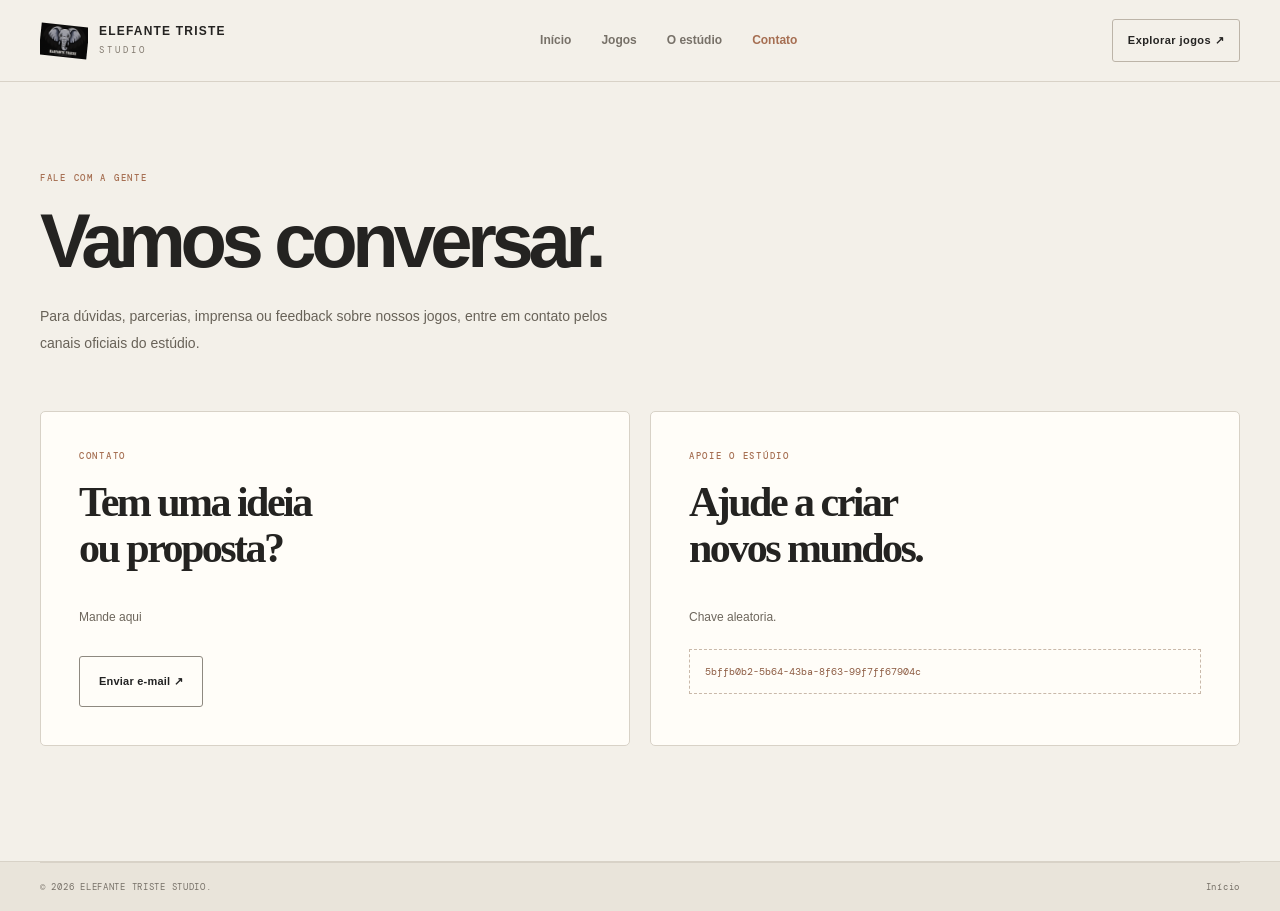
<file: contato.html>
<!doctype html><html lang="pt-BR"><head><meta charset="utf-8"><meta name="viewport" content="width=device-width,initial-scale=1"><title>Contato — Elefante Triste Studio</title><meta name="description" content="Entre em contato com a Elefante Triste Studio."><link rel="stylesheet" href="css/global.css"></head><body><header class="site-header"><a class="brand" href="index.html"><span class="brand-mark"><img src="assets/Logo%20de%20Elefante%20Triste.png" alt="Elefante"></span><span>ELEFANTE <b>TRISTE</b><small>STUDIO</small></span></a><nav class="main-nav"><a href="index.html">Início</a><a href="loja.html">Jogos</a><a href="sobre.html">O estúdio</a><a class="active" href="contato.html">Contato</a></nav><a class="header-cta" href="loja.html">Explorar jogos ↗</a></header><main class="wrap page-main"><div class="page-intro"><p class="eyebrow">FALE COM A GENTE</p><h1>Vamos conversar<span>.</span></h1><p>Para dúvidas, parcerias, imprensa ou feedback sobre nossos jogos, entre em contato pelos canais oficiais do estúdio.</p></div><div class="contact-grid"><section class="contact-card"><p class="eyebrow">CONTATO</p><h2>Tem uma ideia<br>ou proposta?</h2><p>Mande aqui</p><a class="btn btn-outline" href="mailto:1elefantetriste@gmail.com">Enviar e-mail ↗</a></section><section class="contact-card" id="apoio"><p class="eyebrow">APOIE O ESTÚDIO</p><h2>Ajude a criar<br>novos mundos.</h2><p>Chave aleatoria.</p><div class="pix-placeholder">5bffb0b2-5b64-43ba-8f63-99f7ff67904c</div></section></div></main><footer class="site-footer"><div class="wrap footer-bottom"><span>© <span data-year></span> ELEFANTE TRISTE STUDIO.</span><a href="index.html">Início</a></div></footer><script src="js/site.js"></script></body></html>
</file>
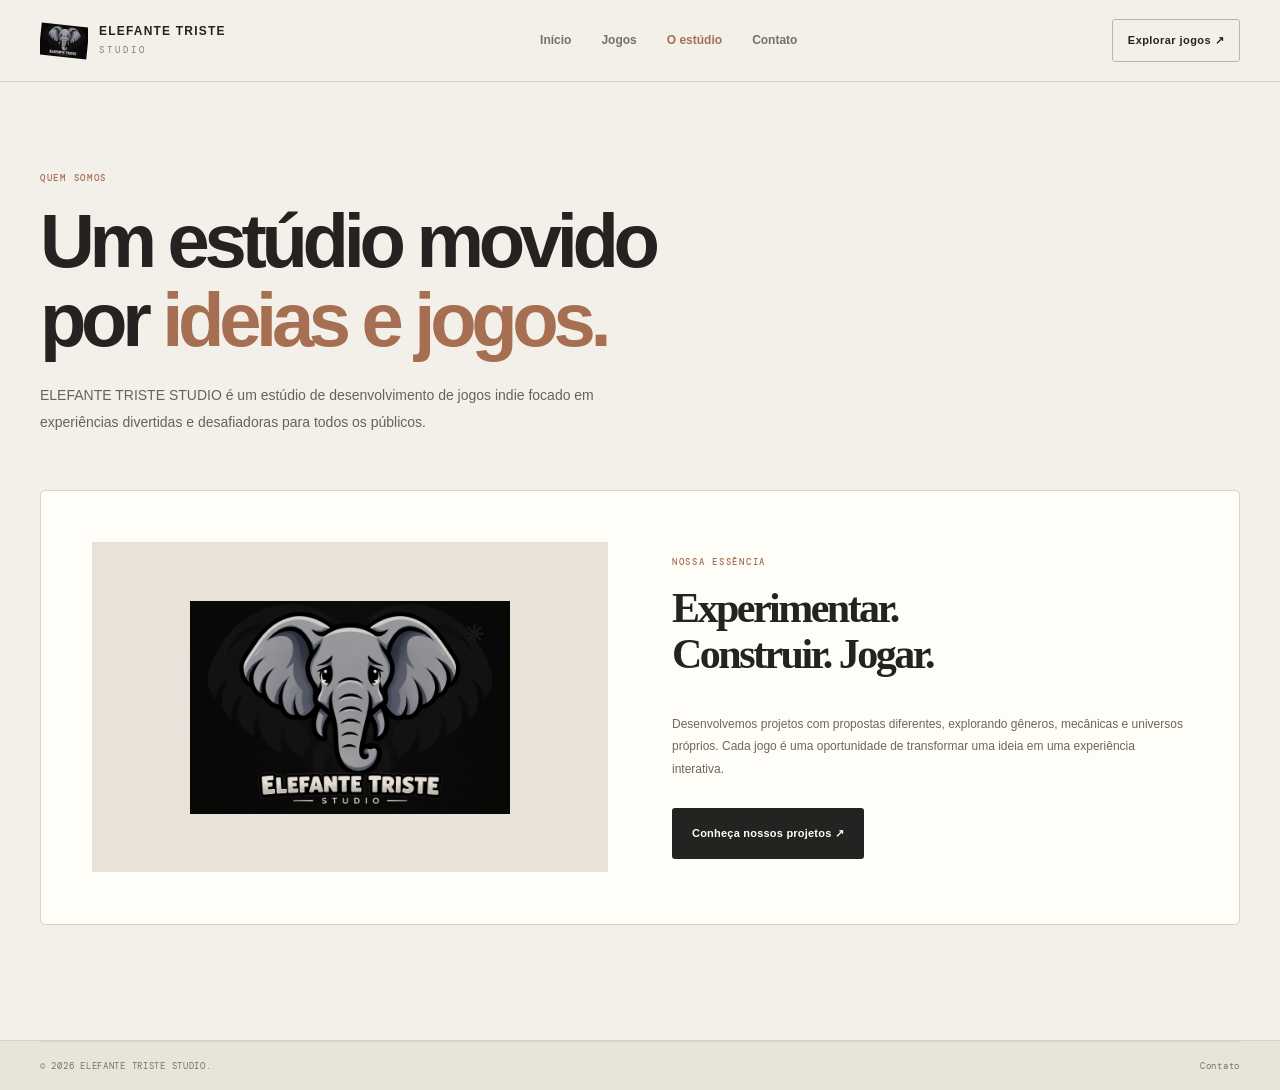
<file: sobre.html>
<!doctype html><html lang="pt-BR"><head><meta charset="utf-8"><meta name="viewport" content="width=device-width,initial-scale=1"><title>O estúdio — Elefante Triste</title><meta name="description" content="Conheça a Elefante Triste Studio."><link rel="stylesheet" href="css/global.css"></head><body><header class="site-header"><a class="brand" href="index.html"><span class="brand-mark"><img src="assets/Logo%20de%20Elefante%20Triste.png" alt="Elefante"></span><span>ELEFANTE <b>TRISTE</b><small>STUDIO</small></span></a><nav class="main-nav"><a href="index.html">Início</a><a href="loja.html">Jogos</a><a class="active" href="sobre.html">O estúdio</a><a href="contato.html">Contato</a></nav><a class="header-cta" href="loja.html">Explorar jogos ↗</a></header><main class="wrap page-main"><div class="page-intro"><p class="eyebrow">QUEM SOMOS</p><h1>Um estúdio movido<br>por <em>ideias e jogos.</em></h1><p>ELEFANTE TRISTE STUDIO é um estúdio de desenvolvimento de jogos indie focado em experiências divertidas e desafiadoras para todos os públicos.</p></div><div class="about-panel"><div class="about-symbol"><img class="elephant-emblem" src="assets/Logo%20de%20Elefante%20Triste.png" alt="Elefante"><span>✳</span></div><div><p class="eyebrow">NOSSA ESSÊNCIA</p><h2>Experimentar.<br>Construir. Jogar.</h2><p>Desenvolvemos projetos com propostas diferentes, explorando gêneros, mecânicas e universos próprios. Cada jogo é uma oportunidade de transformar uma ideia em uma experiência interativa.</p><a class="btn btn-primary" href="loja.html">Conheça nossos projetos ↗</a></div></div></main><footer class="site-footer"><div class="wrap footer-bottom"><span>© <span data-year></span> ELEFANTE TRISTE STUDIO.</span><a href="contato.html">Contato</a></div></footer><script src="js/site.js"></script></body></html>
</file>
<file: css/global.css>
@import url('https://fonts.googleapis.com/css2?family=DM+Mono:wght@400;500&family=Manrope:wght@400;500;600;700;800&display=swap');
:root{--bg:#101013;--panel:#18181d;--panel2:#202027;--text:#f3f0eb;--muted:#a4a0a0;--line:#34333a;--accent:#d6f36a;--accent2:#b6d64c;--max:1180px}*{box-sizing:border-box}html{scroll-behavior:smooth}body{margin:0;background:var(--bg);color:var(--text);font-family:Manrope,Arial,sans-serif;line-height:1.6}a{color:inherit;text-decoration:none}button,input{font:inherit}.wrap{width:min(var(--max),calc(100% - 48px));margin-inline:auto}.site-header{height:88px;padding:0 max(24px,calc((100% - var(--max))/2));display:flex;align-items:center;justify-content:space-between;border-bottom:1px solid #ffffff12;position:relative;z-index:5;background:#101013ed}.brand{display:flex;align-items:center;gap:11px;font-size:13px;font-weight:800;letter-spacing:.08em;line-height:1.1}.brand small{display:block;font:9px 'DM Mono',monospace;letter-spacing:.34em;color:var(--muted);margin-top:5px}.brand-mark{width:39px;height:39px;border:1px solid var(--accent);display:grid;place-items:center;color:var(--accent);font:500 14px 'DM Mono';transform:rotate(-6deg)}.main-nav{display:flex;gap:32px}.main-nav a,.footer-top nav a{font-size:12px;color:#c5c1c1;transition:.2s}.main-nav a:hover,.main-nav a.active{color:var(--accent)}.header-cta{font-size:11px;font-weight:800;letter-spacing:.04em;border:1px solid var(--line);padding:12px 16px}.header-cta span{color:var(--accent);margin-left:12px}.menu-toggle{display:none;background:none;border:0;color:white;font-size:23px}.hero{min-height:580px;display:grid;grid-template-columns:1fr .9fr;align-items:center;gap:40px;padding-block:80px 92px}.eyebrow{font:10px 'DM Mono',monospace;letter-spacing:.17em;color:var(--accent);margin:0 0 17px}.pulse{display:inline-block;width:7px;height:7px;border-radius:50%;background:var(--accent);margin-right:9px;box-shadow:0 0 14px var(--accent)}h1,h2,h3,p{margin-top:0}h1{font-size:clamp(44px,6vw,76px);line-height:1.04;letter-spacing:-.065em;margin-bottom:23px}h1 em,h2 em{font-style:normal;color:var(--accent)}.lead{max-width:490px;color:#b6b1b1;font-size:16px;line-height:1.8}.hero-actions{display:flex;align-items:center;gap:25px;margin-top:32px}.btn{display:inline-flex;align-items:center;justify-content:center;gap:25px;padding:15px 19px;font-size:11px;font-weight:800;letter-spacing:.02em;transition:.2s;border:1px solid transparent}.btn-primary{background:var(--accent);color:#171810}.btn-primary:hover{background:#e5ff8a;transform:translateY(-2px)}.btn-outline{border-color:#55545a}.btn-outline:hover{border-color:var(--accent);color:var(--accent)}.text-link{font-size:11px;color:#e5e0dc;border-bottom:1px solid #666;padding-bottom:5px}.text-link:hover{color:var(--accent);border-color:var(--accent)}.hero-meta{display:flex;gap:13px;color:#77737a;font:9px 'DM Mono';letter-spacing:.12em;margin-top:64px}.hero-art{height:400px;position:relative;display:grid;place-items:center;overflow:hidden;background:radial-gradient(ellipse at center,#323329 0,#1b1b1d 42%,#101013 73%)}.art-orbit{position:absolute;border:1px solid #d6f36a35;border-radius:50%;transform:rotate(-25deg)}.orbit-one{width:390px;height:190px}.orbit-two{width:300px;height:340px;transform:rotate(48deg)}.elephant-symbol{font-size:130px;font-weight:800;letter-spacing:-.12em;color:var(--accent);text-shadow:0 0 65px #d6f36a3d;position:relative}.elephant-symbol span{font-size:30px;position:absolute;right:-30px;top:0}.art-note,.art-index{position:absolute;font:9px 'DM Mono';letter-spacing:.12em;color:#a7a68e}.art-note{bottom:25px;left:25px}.art-index{right:25px;top:25px}.featured,.coming{padding-block:30px 100px}.section-heading{display:flex;justify-content:space-between;align-items:end;margin-bottom:27px}.section-heading h2,.support h2{font-size:38px;letter-spacing:-.05em;margin:0}.section-heading h2 span,.support h2 span{color:var(--accent)}.featured-grid{display:grid;grid-template-columns:1.2fr .8fr;gap:18px}.feature-card,.catalog-card{background:var(--panel);border:1px solid #ffffff0d}.feature-image{height:260px;position:relative;display:grid;place-items:center;overflow:hidden}.art-gridlife{background:radial-gradient(ellipse at 70% 45%,#5b603e 0,#252c24 28%,#14191a 68%,#101013 100%)}.art-gridlife:before{content:'';position:absolute;width:140%;height:80px;background:linear-gradient(90deg,transparent,#d6f36a25,transparent);transform:rotate(-28deg);top:43%}.art-shift{background:radial-gradient(ellipse at 50% 40%,#57403c,#292025 45%,#111013 100%)}.feature-monogram{font-size:105px;font-weight:800;letter-spacing:-.12em;color:#e6f5b3;text-shadow:0 5px 35px #0008;z-index:1}.image-label,.catalog-art>span{position:absolute;top:18px;left:20px;font:9px 'DM Mono';letter-spacing:.15em;color:#e4e8cb;z-index:2}.feature-info{display:flex;justify-content:space-between;align-items:center;padding:23px}.feature-info h3{font-size:25px;margin:0 0 7px}.feature-info p:not(.eyebrow){font-size:12px;color:var(--muted);max-width:430px;margin:0}.feature-info .eyebrow{font-size:9px;margin-bottom:8px}.round-arrow{width:42px;height:42px;flex:none;border:1px solid #555;display:grid;place-items:center;color:var(--accent);font-size:20px}.coming{padding-top:10px}.section-aside{font-size:11px;color:var(--muted);line-height:1.8}.coming-grid{display:grid;grid-template-columns:repeat(3,1fr);gap:18px}.coming-card{padding:14px;background:var(--panel);border:1px solid #ffffff0d}.coming-card>span{font:9px 'DM Mono';letter-spacing:.15em;color:var(--accent)}.coming-art{height:165px;margin:12px 0 17px;display:grid;place-items:center;font-size:75px;color:#b7b6a1;background:linear-gradient(135deg,#272a22,#161719)}.coming-art.alt{background:linear-gradient(135deg,#292225,#19161b)}.coming-art.third{background:linear-gradient(135deg,#20272a,#151719)}.coming-card h3{font-size:16px;margin:0 0 4px}.coming-card p{font-size:11px;color:var(--muted);margin:0}.manifesto{background:#d6f36a;color:#15170f;padding:90px 0}.manifesto .eyebrow{color:#505b24}.manifesto h2{font-size:clamp(40px,6vw,70px);line-height:1.04;letter-spacing:-.06em;margin:0 0 35px}.manifesto h2 em{color:#536323}.manifesto-bottom{display:flex;justify-content:space-between;align-items:end;gap:30px}.manifesto-bottom p{max-width:470px;font-size:14px;line-height:1.8;margin:0}.manifesto .btn-outline{color:#171810;border-color:#59652b}.manifesto .btn-outline:hover{background:#171810;color:var(--accent)}.support{display:flex;justify-content:space-between;align-items:center;padding-block:75px}.support p:not(.eyebrow){font-size:12px;color:var(--muted);margin:12px 0 0}.site-footer{border-top:1px solid #ffffff18;background:#0c0c0e}.footer-top{padding-block:35px;display:flex;justify-content:space-between;align-items:center}.footer-top>p{font-size:11px;color:var(--muted);margin:0}.footer-top nav{display:flex;gap:23px}.footer-bottom{border-top:1px solid #ffffff12;padding-block:18px;display:flex;justify-content:space-between;gap:15px;font:9px 'DM Mono';letter-spacing:.08em;color:#817d80}.footer-bottom a:hover{color:var(--accent)}.page-main{padding-block:85px 110px}.page-intro{max-width:740px;margin-bottom:55px}.page-intro h1{font-size:clamp(43px,6vw,70px)}.page-intro>p:last-child{color:var(--muted);max-width:610px;font-size:14px;line-height:1.9}.catalog-tools{display:flex;justify-content:space-between;gap:20px;align-items:center;margin-bottom:28px}.search-box{display:flex;gap:10px;align-items:center;border-bottom:1px solid #555;padding:8px 0;min-width:220px}.search-box span{font-size:20px;color:var(--accent)}.search-box input{background:none;border:0;outline:0;color:white;width:100%;font-size:12px}.filter-list{display:flex;gap:8px;flex-wrap:wrap}.filter{background:transparent;border:1px solid var(--line);color:#aaa;padding:9px 13px;font-size:10px;cursor:pointer}.filter.active,.filter:hover{border-color:var(--accent);color:var(--accent)}.catalog-grid{display:grid;grid-template-columns:repeat(3,1fr);gap:18px}.catalog-art{height:210px;display:grid;place-items:center;position:relative;overflow:hidden}.catalog-art b{font-size:85px;letter-spacing:-.1em;color:#e4f3b2}.catalog-info{padding:20px}.catalog-info h2{font-size:23px;margin:0 0 8px}.catalog-info>p:not(.eyebrow){font-size:11px;color:var(--muted);min-height:55px}.catalog-info .text-link{display:inline-block;margin-top:5px}.empty-state{padding:30px;color:var(--muted)}.game-page{padding-block:65px 110px}.game-cover{height:340px;display:grid;place-items:center;position:relative;margin:25px 0 45px}.game-cover b{font-size:150px;color:#e4f3b2;letter-spacing:-.1em}.game-cover>span{position:absolute;top:22px;left:24px;font:10px 'DM Mono';color:var(--accent)}.game-detail-grid{display:grid;grid-template-columns:1fr 260px;gap:55px}.game-detail-grid h1{font-size:54px}.game-description{font-size:15px;color:#c1bdbd;max-width:700px;line-height:1.9}.game-aside{display:flex;flex-direction:column;gap:15px;align-items:stretch}.status-pill{font:9px 'DM Mono';letter-spacing:.1em;border:1px solid #68763c;color:var(--accent);padding:9px 12px;text-align:center}.muted{color:var(--muted);font-size:10px}.game-gallery{margin-top:70px}.about-panel,.contact-grid{display:grid;grid-template-columns:1fr 1fr;gap:60px;align-items:center;background:var(--panel);padding:45px}.about-symbol{height:330px;display:grid;place-items:center;background:radial-gradient(circle,#3b4228,#191a18 65%);font-size:120px;font-weight:800;color:var(--accent);position:relative}.about-symbol span{font-size:24px}.about-panel h2,.contact-card h2{font-size:42px;line-height:1.1;letter-spacing:-.05em}.about-panel p:not(.eyebrow),.contact-card p:not(.eyebrow){font-size:12px;color:var(--muted);line-height:1.9}.about-panel .btn{margin-top:15px}.contact-grid{align-items:stretch;gap:20px;padding:0;background:none}.contact-card{background:var(--panel);padding:35px;min-height:280px}.pix-placeholder{border:1px dashed #666;padding:15px;color:var(--accent);font:10px 'DM Mono';margin-top:20px}.contact-card .btn{margin-top:15px}
@media(max-width:800px){.site-header{height:72px}.menu-toggle{display:block}.main-nav{display:none;position:absolute;top:72px;left:0;right:0;padding:20px 24px;background:#17171b;flex-direction:column;gap:18px;border-bottom:1px solid var(--line)}.main-nav.open{display:flex}.header-cta{display:none}.hero{grid-template-columns:1fr;padding-block:60px}.hero-art{height:300px}.featured-grid,.game-detail-grid{grid-template-columns:1fr}.coming-grid,.catalog-grid{grid-template-columns:repeat(2,1fr)}.catalog-tools{align-items:stretch;flex-direction:column}.manifesto-bottom,.support{align-items:flex-start;flex-direction:column}.footer-top{flex-wrap:wrap;gap:20px}.footer-top nav{width:100%}.about-panel,.contact-grid{grid-template-columns:1fr;padding:24px}.about-symbol{height:220px}.game-aside{max-width:300px}}
@media(max-width:520px){.wrap{width:calc(100% - 32px)}.hero{gap:30px}.hero h1{font-size:48px}.hero-actions{align-items:flex-start;flex-direction:column;gap:17px}.hero-meta{margin-top:38px;font-size:8px}.section-heading{align-items:flex-start;flex-direction:column;gap:15px}.section-heading h2,.support h2{font-size:31px}.featured-grid,.coming-grid,.catalog-grid{grid-template-columns:1fr}.feature-image{height:210px}.coming-art{height:145px}.manifesto{padding:65px 0}.footer-top>p{width:100%}.footer-bottom{flex-direction:column}.page-main{padding-block:60px 75px}.page-intro{margin-bottom:35px}.page-intro h1{font-size:45px}.filter-list{gap:6px}.filter{font-size:9px;padding:8px}.game-cover{height:220px}.game-cover b{font-size:100px}.game-detail-grid h1{font-size:43px}}

/* Imagens públicas: mesmos cálculos do editor (object-fit + posição + zoom). */
.feature-image,.catalog-art,.game-cover{overflow:hidden;isolation:isolate;}
.public-frame-image{position:absolute;inset:0;width:100%;height:100%;max-width:none;display:block;transform-origin:center center;pointer-events:none;z-index:0;}
.feature-image .image-label,.catalog-art>span,.game-cover>span{z-index:2;}
.coming-art{position:relative;overflow:hidden;}


/* Enquadramento idêntico entre prévia e site: todas as áreas usam 16:9. */
.image-preview{height:auto!important;aspect-ratio:16/9;width:100%;}
.image-preview img{position:absolute;inset:0;width:100%;height:100%;object-fit:cover;object-position:50% 50%;transform-origin:center center;}
.feature-image{height:auto!important;aspect-ratio:16/9;}
.catalog-art{height:auto!important;aspect-ratio:16/9;}
.game-cover{height:auto!important;aspect-ratio:16/9;min-height:0;max-height:520px;}
.coming-art{height:auto!important;aspect-ratio:16/9;}
.public-frame-image{position:absolute;inset:0;width:100%;height:100%;object-fit:cover;object-position:50% 50%;transform-origin:center center;}
@media(max-width:520px){.feature-image,.catalog-art,.game-cover,.coming-art{height:auto!important;aspect-ratio:16/9;}}

/* Símbolo oficial do estúdio: elefante no lugar das antigas letras ET. */
.brand-mark{overflow:hidden;transform:rotate(-6deg);}
.brand-mark img{display:block;width:100%;height:100%;object-fit:contain;padding:4px;transform:rotate(6deg);}
.elephant-symbol{display:grid;place-items:center;letter-spacing:0;}
.elephant-emblem{display:block;width:min(240px,62%);height:auto;filter:drop-shadow(0 0 35px #d6f36a35);}
.elephant-symbol>span{font-size:30px;position:absolute;right:18%;top:18%;}
.about-symbol{font-size:0;}
.about-symbol .elephant-emblem{width:min(220px,65%);}
.about-symbol>span{position:absolute;right:24%;top:22%;font-size:24px;}
.game-elephant{width:min(190px,48%);height:auto;filter:drop-shadow(0 0 35px #d6f36a35);}

/* Logo oficial em PNG */
.brand-mark img,.elephant-emblem,.game-elephant{object-fit:contain;object-position:center;width:100%;height:100%;padding:0;filter:none;}
.elephant-symbol .elephant-emblem{width:min(360px,82%);height:auto;max-height:90%;filter:drop-shadow(0 12px 28px #0002);}
.about-symbol .elephant-emblem{width:min(320px,82%);height:auto;max-height:90%;}
.game-cover .game-elephant{width:min(260px,65%);height:auto;max-height:85%;}
.brand-mark img{padding:2px;}


/* IDENTIDADE VISUAL — ELEFANTE TRISTE: marfim, carvão e cinzas quentes */
:root{
 --bg:#f3f1ec;--panel:#e9e6df;--panel2:#dedad2;--text:#191919;
 --muted:#77736d;--line:#cbc6bc;--accent:#222222;--accent2:#55514b;
}
body{background:var(--bg);color:var(--text)}
.site-header{background:#f3f1ecef;border-bottom-color:#19191918}
.brand small,.main-nav a,.footer-top nav a{color:#77736d}
.main-nav a:hover,.main-nav a.active,.header-cta span{color:#171717}
.brand-mark{border-color:#222;color:#222}
.header-cta{border-color:#c9c4ba;color:#222}
.menu-toggle{color:#191919}
.eyebrow,.pulse{color:#4d4943}
.pulse{background:#222;box-shadow:0 0 12px #2225}
h1 em,h2 em,.section-heading h2 span,.support h2 span{color:#77716a}
.lead,.text-link,.feature-info p:not(.eyebrow),.section-aside,.coming-card p,
.page-intro>p:last-child,.game-description{color:#625e58}
.btn-primary{background:#202020;color:#f5f2ec}
.btn-primary:hover{background:#45413c}
.btn-outline{border-color:#8e8980;color:#222}
.btn-outline:hover{border-color:#222;color:#222;background:#e4e0d8}
.btn-outline span{color:inherit}
.btn-primary span{color:inherit}
.btn-outline:hover{background:#e4e0d8}
.text-link{border-color:#aaa49a}
.text-link:hover{color:#111;border-color:#111}
.hero-art{background:radial-gradient(ellipse at center,#e4e0d8 0,#d8d3ca 45%,#c9c3b9 100%)}
.art-orbit{border-color:#25252535}
.elephant-symbol{color:#171717;text-shadow:0 0 45px #0002}
.art-note,.art-index{color:#514d47}
.feature-card,.catalog-card,.coming-card,.about-panel,.contact-card{background:#e9e6df;border-color:#d2cdc3}
.feature-image{background-color:#d5d0c7}
.art-gridlife{background:radial-gradient(ellipse at 70% 45%,#bcb8ad 0,#aaa69c 35%,#8e8a82 100%)}
.art-shift{background:radial-gradient(ellipse at 50% 40%,#c4bcb5,#a9a19a 55%,#827b75 100%)}
.feature-monogram,.catalog-art b{color:#f4f1eb;text-shadow:0 5px 25px #0006}
.image-label,.catalog-art>span{color:#fff}
.round-arrow{border-color:#aaa49a;color:#222}
.coming-card>span{color:#55514b}
.coming-art{color:#3a3834;background:linear-gradient(135deg,#d5d0c7,#bdb7ad)}
.coming-art.alt{background:linear-gradient(135deg,#d6cec8,#b9aea8)}
.coming-art.third{background:linear-gradient(135deg,#d0d0cb,#b6b7b1)}
.manifesto{background:#242321;color:#f3f1ec}
.manifesto .eyebrow{color:#c7c1b7}
.manifesto h2 em{color:#c9c2b7}
.manifesto-bottom p{color:#ddd8cf}
.manifesto .btn-outline{color:#f3f1ec;border-color:#aaa49a}
.manifesto .btn-outline:hover{background:#f3f1ec;color:#222}
.site-footer{background:#e7e4dd;border-top-color:#d0cbc1}
.footer-bottom{border-top-color:#d0cbc1;color:#77736d}
.footer-bottom a:hover{color:#222}
.search-box{border-color:#aaa49a}
.search-box span{color:#222}
.search-box input{color:#191919}
.filter{border-color:#c9c4ba;color:#625e58}
.filter.active,.filter:hover{border-color:#222;color:#222;background:#e6e2da}
.game-cover{background-color:#d5d0c7}
.game-cover>span,.status-pill{color:#333;border-color:#aaa49a}
.about-symbol{background:radial-gradient(circle,#d8d3ca,#e9e6df 68%);color:#191919}
.contact-grid{background:none}
.pix-placeholder{border-color:#aaa49a;color:#333}
@media(max-width:800px){.main-nav{background:#e9e6df;border-bottom-color:#cbc6bc}}


/* Integra a logo escura ao fundo marfim, eliminando o retângulo preto. */
.elephant-emblem,.game-elephant{mix-blend-mode:screen;}
.brand-mark img{mix-blend-mode:screen;}
@media(prefers-reduced-transparency:reduce){
 .elephant-emblem,.game-elephant,.brand-mark img{mix-blend-mode:normal;}
}



/* REDESIGN 2026 — sistema visual editorial do estúdio */
@import url('https://fonts.googleapis.com/css2?family=DM+Mono:wght@400;500&family=Inter:wght@400;500;600;700;800&family=Space+Grotesk:wght@400;500;600;700&display=swap');
:root{
 --bg:#f3f0e9;--panel:#fffdf8;--panel2:#e9e4da;--text:#242321;
 --muted:#777168;--line:#d8d2c7;--accent:#a66f52;--accent2:#8d5c43;
 --max:1200px;
}
body{font-family:Inter,Arial,sans-serif;background:var(--bg);color:var(--text);line-height:1.7}
h1,h2,h3,.brand{font-family:'Space Grotesk',Inter,sans-serif}
.site-header{height:82px;background:#f3f0e9f2;border-bottom:1px solid var(--line);backdrop-filter:blur(14px)}
.brand{font-size:12px;letter-spacing:.1em;color:#242321}
.brand small{font-family:'DM Mono',monospace;color:#81796e}
.brand-mark{border:0;background:transparent;width:48px;height:48px;transform:none}
.brand-mark img{mix-blend-mode:multiply!important;object-fit:contain;padding:0}
.main-nav{gap:30px}
.main-nav a{font-size:12px;font-weight:600;color:#777168}
.main-nav a:hover,.main-nav a.active{color:var(--accent)}
.header-cta{border:1px solid #bcb4a8;border-radius:3px;padding:11px 15px;color:#242321}
.header-cta span{color:var(--accent)}
.menu-toggle{color:#242321}
.hero{min-height:620px;padding-block:88px 100px;gap:7%;grid-template-columns:1.08fr .92fr}
.hero h1{font-size:clamp(50px,6.5vw,82px);line-height:.99;letter-spacing:-.075em;font-weight:700}
h1 em,h2 em{color:var(--accent)}
.eyebrow{color:var(--accent);font-size:9px;letter-spacing:.19em;font-weight:500}
.pulse{background:var(--accent);box-shadow:0 0 0 4px #a66f5218}
.lead{color:#625d55;font-size:16px;max-width:470px}
.btn{border-radius:3px;font-size:11px;padding:15px 19px}
.btn-primary{background:#242321;color:#fffdf8}
.btn-primary:hover{background:var(--accent);color:#fff}
.text-link{color:#4f4a43;border-color:#b9b1a5}
.text-link:hover{color:var(--accent);border-color:var(--accent)}
.hero-art{height:430px;background:#e6e0d6;border:1px solid #d7d0c4}
.art-orbit{border-color:#a66f5230}
.elephant-symbol{filter:none;text-shadow:none}
.elephant-symbol .elephant-emblem{filter:drop-shadow(0 12px 20px #24232118);mix-blend-mode:multiply}
.art-note,.art-index{color:#71695e}
.featured,.coming{padding-bottom:105px}
.section-heading{margin-bottom:30px}
.section-heading h2,.support h2{font-size:clamp(32px,4vw,44px);letter-spacing:-.065em}
.featured-grid{grid-template-columns:1.1fr .9fr;gap:22px}
.feature-card,.catalog-card,.coming-card{background:var(--panel);border:1px solid var(--line);border-radius:5px;overflow:hidden;transition:transform .25s,border-color .25s,box-shadow .25s}
.feature-card:hover,.catalog-card:hover,.coming-card:hover{transform:translateY(-4px);border-color:#b9a18f;box-shadow:0 16px 38px #342b2010}
.feature-image{background:#ded8ce}
.feature-image:after,.catalog-art:after{content:'';position:absolute;inset:0;background:linear-gradient(135deg,#2423210b,transparent 55%);pointer-events:none}
.feature-monogram{display:none}
.feature-info{padding:25px 24px 27px}
.feature-info h3{font-size:27px;letter-spacing:-.045em}
.feature-info p:not(.eyebrow){color:#777168;line-height:1.7}
.round-arrow{border:1px solid #d1c9bd;color:#242321;border-radius:50%;transition:.2s}
.round-arrow:hover{background:#242321;color:#fff}
.coming-card{padding:15px}
.coming-card>span{color:var(--accent);font-size:9px}
.coming-art{background:#e6e0d6;color:#8b8175}
.coming-art.alt{background:#e9e2d9}
.coming-art.third{background:#e1e3de}
.manifesto{background:#292724;color:#f3f0e9;padding:100px 0}
.manifesto .eyebrow{color:#c49a7f}
.manifesto h2 em{color:#c49a7f}
.manifesto-bottom p{color:#d0c9bf}
.manifesto .btn-outline{border-color:#8d8579;color:#f3f0e9}
.manifesto .btn-outline:hover{background:#f3f0e9;color:#242321}
.support{padding-block:85px}
.support p:not(.eyebrow){color:#777168}
.site-footer{background:#e9e4da;border-top:1px solid #d8d2c7}
.footer-bottom{border-color:#d8d2c7;color:#777168}
.footer-bottom a:hover{color:var(--accent)}
.page-main{padding-block:90px 115px}
.page-intro h1{font-size:clamp(46px,6vw,76px);letter-spacing:-.07em}
.page-intro>p:last-child{color:#686258}
.search-box{border-color:#c9c1b5}
.search-box input{color:#242321}
.search-box span{color:var(--accent)}
.filter{border-color:#d0c8bc;color:#6f685e;border-radius:3px}
.filter.active,.filter:hover{background:#242321;color:#fff;border-color:#242321}
.catalog-grid{gap:20px}
.catalog-art{background:#e4ded4}
.catalog-art b{display:none}
.catalog-info{padding:22px}
.catalog-info h2{font-family:'Space Grotesk';letter-spacing:-.04em}
.game-page{padding-block:70px 115px}
.game-cover{background:#e4ded4;border:1px solid var(--line)}
.game-cover .game-elephant{mix-blend-mode:multiply}
.game-detail-grid h1{font-family:'Space Grotesk';letter-spacing:-.065em}
.game-description{color:#625d55;line-height:1.9}
.status-pill{border-color:#c9b9aa;color:#8d5c43;background:#a66f520c}
.about-panel,.contact-card{background:#fffdf8;border:1px solid var(--line);border-radius:5px}
.about-panel{padding:clamp(24px,4vw,52px);gap:clamp(28px,5vw,64px)}
.about-symbol{background:#e8e2d8}
.about-symbol .elephant-emblem{mix-blend-mode:multiply}
.about-panel h2,.contact-card h2{font-family:'Space Grotesk';letter-spacing:-.06em}
.about-panel p:not(.eyebrow),.contact-card p:not(.eyebrow){color:#6d665c}
.contact-card{padding:clamp(24px,3vw,38px)}
.pix-placeholder{border-color:#c9b9aa;color:#8d5c43;overflow-wrap:anywhere}
@media(max-width:800px){
 .site-header{background:#f3f0e9f5}
 .main-nav{background:#fffdf8;border-bottom:1px solid var(--line)}
 .hero{padding-block:65px 75px}
 .hero-art{height:330px}
 .footer-top{gap:22px}
}
@media(max-width:520px){
 .hero h1{font-size:49px}
 .feature-info{padding:19px}
 .manifesto{padding:72px 0}
 .page-main{padding-block:65px 80px}
}


/* HOME — composição editorial e artes de fallback sem imagens fictícias */
.hero-art{border-radius:4px;isolation:isolate}
.hero-art:before{content:"";position:absolute;inset:18px;border:1px solid #a66f5220;pointer-events:none}
.hero-art-stamp{position:absolute;left:24px;top:22px;z-index:2;font:500 9px 'DM Mono',monospace;letter-spacing:.16em;color:#71695e}
.hero-art-stamp span{padding:0 7px;color:#a66f52}
.hero-art-bottom{position:absolute;left:24px;right:24px;bottom:18px;display:flex;justify-content:space-between;gap:12px;z-index:2;font:8px 'DM Mono',monospace;letter-spacing:.12em;color:#71695e}
.hero-art .art-note{bottom:52px;left:24px}
.hero-art .art-index{right:24px;top:24px}
.section-heading-aside{display:flex;align-items:flex-end;gap:26px}
.section-heading-aside p{font-size:11px;line-height:1.7;color:#777168;margin:0}
.feature-image{isolation:isolate}
#featured-grid .feature-card:first-child .feature-image:not(:has(img)){
 background:radial-gradient(ellipse at 68% 48%,#c8b9a8 0,#b5a18e 20%,#ddd5ca 21%,#e7e0d6 48%,#d5cec3 100%);
}
#featured-grid .feature-card:first-child .feature-image:not(:has(img)):before{
 content:"";position:absolute;width:54%;aspect-ratio:1;border:1px solid #8d5c4338;border-radius:50%;left:23%;top:8%;z-index:1;
 box-shadow:0 0 0 18px #a66f5208,0 0 0 42px #a66f5206;
}
#featured-grid .feature-card:nth-child(2) .feature-image:not(:has(img)){
 background:linear-gradient(135deg,#e9e2d8 0%,#d9cfc4 48%,#c8b8aa 100%);
}
#featured-grid .feature-card:nth-child(2) .feature-image:not(:has(img)):before{
 content:"";position:absolute;width:38%;height:58%;border:1px solid #8d5c4350;transform:rotate(18deg);border-radius:48% 48% 8% 8%;z-index:1;
 box-shadow:18px 14px 0 -1px #d9cfc4,19px 15px 0 0 #8d5c4328;
}
#featured-grid .feature-image:not(:has(img)) .image-label{color:#51483f;background:#fffdf8b8;padding:7px 9px;border-radius:2px}
#coming-section[hidden]{display:none!important}
.coming-card .coming-art{background:#e9e4da;border:1px solid #ded7cb}
.coming-card .coming-art img{position:absolute;inset:0;width:100%;height:100%;object-fit:cover}
.coming-card h3{font-family:'Space Grotesk',sans-serif;font-size:20px;letter-spacing:-.04em}
@media(max-width:800px){
 .section-heading-aside{align-items:flex-start;flex-direction:column;gap:12px}
 .hero-art-bottom{font-size:7px}
}
@media(max-width:520px){
 .hero-art-stamp{left:17px;top:17px}
 .hero-art-bottom{left:17px;right:17px;bottom:13px;letter-spacing:.06em}
 .hero-art .art-note{left:17px;bottom:44px}
}


/* ==========================================================
   HOME REDESIGN — layout novo, independente dos estilos antigos
   ========================================================== */
.home-redesign{--home-ink:#242321;--home-paper:#f3f0e9;--home-white:#fffdf8;--home-muted:#777168;--home-line:#d8d2c7;--home-copper:#a66f52;background:var(--home-paper);color:var(--home-ink);font-family:Inter,Arial,sans-serif}
.home-redesign .site-header{height:84px;padding-inline:max(28px,calc((100% - 1240px)/2));background:var(--home-paper);border-bottom:1px solid var(--home-line);position:relative}
.home-redesign .brand{font-family:'Space Grotesk',sans-serif;color:var(--home-ink);font-size:12px;letter-spacing:.1em}
.home-redesign .brand-mark{width:44px;height:44px}
.home-redesign .brand-mark img{mix-blend-mode:multiply!important}
.home-redesign .main-nav a{color:#777168;font-size:12px;font-weight:600}
.home-redesign .main-nav a.active,.home-redesign .main-nav a:hover{color:var(--home-copper)}
.home-redesign .header-cta{border:1px solid #bcb4a8;border-radius:2px;color:var(--home-ink);font-size:10px;text-transform:uppercase;letter-spacing:.08em}
.home-redesign .header-cta span{color:var(--home-copper)}
.home-hero{background:#252421;color:#f3f0e9;overflow:hidden}
.home-hero-inner{width:min(1240px,calc(100% - 56px));min-height:640px;margin:auto;display:grid;grid-template-columns:1.04fr .96fr;align-items:center;gap:7%;padding:78px 0 62px}
.home-hero-copy{position:relative;z-index:2}
.home-kicker,.home-overline{font:500 9px 'DM Mono',monospace;letter-spacing:.2em;color:#c49a7f}
.home-kicker{display:flex;align-items:center;gap:11px;margin:0 0 27px}
.home-kicker span{width:7px;height:7px;border-radius:50%;background:#c49a7f;box-shadow:0 0 0 5px #c49a7f1c}
.home-hero h1{font:700 clamp(66px,8vw,112px)/.9 'Space Grotesk',sans-serif;letter-spacing:-.085em;margin:0 0 30px;color:#f3f0e9}
.home-hero h1 em{font-style:normal;color:#c49a7f}
.home-hero-lead{max-width:450px;color:#c9c2b8;font-size:15px;line-height:1.9;margin:0}
.home-hero-actions{display:flex;align-items:center;gap:27px;margin-top:35px}
.home-button{min-height:49px;padding:0 19px;display:inline-flex;align-items:center;justify-content:space-between;gap:28px;font:600 10px Inter,sans-serif;letter-spacing:.04em;text-decoration:none;transition:background .2s,color .2s,transform .2s}
.home-button:hover{transform:translateY(-2px)}
.home-button-light{background:#f3f0e9;color:#242321}
.home-button-light:hover{background:#c49a7f;color:#242321}
.home-underlink{font-size:11px;color:#d2c9bd;border-bottom:1px solid #777168;padding-bottom:5px}
.home-underlink:hover{color:#c49a7f;border-color:#c49a7f}
.home-hero-foot{display:flex;justify-content:space-between;max-width:490px;border-top:1px solid #ffffff28;padding-top:16px;margin-top:74px;font:8px 'DM Mono',monospace;letter-spacing:.14em;color:#a7a095}
.home-hero-visual{height:465px;position:relative;display:grid;place-items:center;background:radial-gradient(ellipse at center,#4b4038 0,#302d29 43%,#252421 72%);border:1px solid #ffffff1c;overflow:hidden}
.home-visual-ring{position:absolute;border:1px solid #c49a7f45;border-radius:50%;transform:rotate(-25deg)}
.home-ring-one{width:440px;height:220px}
.home-ring-two{width:330px;height:410px;transform:rotate(48deg)}
.home-visual-core{position:relative;z-index:1;width:58%;height:58%;display:grid;place-items:center}
.home-visual-core img{width:100%;height:100%;object-fit:contain;mix-blend-mode:screen;filter:drop-shadow(0 12px 28px #0005)}
.home-visual-caption,.home-visual-number{position:absolute;font:8px 'DM Mono',monospace;letter-spacing:.16em;color:#d0b39e}
.home-visual-caption{left:22px;bottom:20px;line-height:1.8}
.home-visual-caption b{color:#f3f0e9;font-weight:400}
.home-visual-number{right:22px;top:22px}
.home-marquee{height:56px;background:#c49a7f;color:#242321;overflow:hidden;display:flex;align-items:center}
.home-marquee>div{min-width:max-content;width:100%;display:flex;align-items:center;justify-content:space-around;gap:38px;padding:0 25px;font:600 9px 'DM Mono',monospace;letter-spacing:.16em}
.home-marquee i{font-style:normal;font-size:15px}
.home-projects{padding-top:118px;padding-bottom:125px}
.home-section-top{display:grid;grid-template-columns:1fr .65fr;gap:40px;align-items:end;margin-bottom:43px}
.home-overline{color:var(--home-copper);margin:0 0 19px}
.home-section-top h2,.home-more-heading h2{font:600 clamp(42px,5.2vw,66px)/.98 'Space Grotesk',sans-serif;letter-spacing:-.07em;margin:0}
.home-section-top h2 em,.home-more-heading h2 em,.home-contact h2 em{font-style:normal;color:var(--home-copper)}
.home-section-intro{max-width:350px;justify-self:end}
.home-section-intro p,.home-more-heading>p{font-size:12px;line-height:1.9;color:#716b62;margin:0 0 20px}
.home-text-link{font:600 9px 'DM Mono',monospace;letter-spacing:.12em;color:var(--home-ink);border-bottom:1px solid #b9b1a5;padding-bottom:8px}
.home-text-link span{color:var(--home-copper);margin-left:12px}
.home-redesign .home-featured-grid{display:grid;grid-template-columns:1.16fr .84fr;gap:22px;align-items:start}
.home-redesign .home-project-card{background:var(--home-white);border:1px solid var(--home-line);border-radius:2px;overflow:hidden;box-shadow:none;transform:none}
.home-redesign .home-project-card:hover{border-color:#b9a18f;box-shadow:0 18px 45px #342b2010;transform:translateY(-4px)}
.home-project-art{height:340px;position:relative;overflow:hidden;display:flex;align-items:center;justify-content:center;text-decoration:none;color:#f4f0e8}
.home-project-primary .home-project-art{height:405px}
.home-project-art:before{content:"";position:absolute;inset:18px;border:1px solid #ffffff40;pointer-events:none}
.home-project-art:after{content:"";position:absolute;width:70%;aspect-ratio:1;border:1px solid #ffffff32;border-radius:50%;pointer-events:none}
.home-project-art.art-gridlife{background:radial-gradient(ellipse at 52% 48%,#827565 0,#48433d 28%,#272b2b 67%,#1d2020 100%)}
.home-project-art.art-gridlife:after{box-shadow:0 0 0 28px #ffffff08,0 0 0 65px #ffffff06}
.home-project-art.art-shift{background:radial-gradient(ellipse at 52% 48%,#927765 0,#57483e 34%,#342c29 70%,#242321 100%)}
.home-project-art.art-shift:after{width:55%;border-radius:3px;transform:rotate(28deg);box-shadow:0 0 0 20px #ffffff08}
.home-art-index,.home-art-corner{position:absolute;z-index:2;font:8px 'DM Mono',monospace;letter-spacing:.16em;color:#e6d8ca}
.home-art-index{top:31px;left:32px}
.home-art-corner{bottom:30px;right:32px}
.home-art-word{position:relative;z-index:2;font:700 clamp(46px,6vw,82px)/.86 'Space Grotesk',sans-serif;letter-spacing:-.09em;text-align:center;text-shadow:0 8px 35px #0005}
.home-art-word span{color:#c49a7f}
.home-art-word i{font-style:normal;color:#d6b69d}
.home-project-info{padding:25px 27px 29px;display:flex;justify-content:space-between;align-items:center;gap:20px}
.home-project-info .eyebrow{font:9px 'DM Mono',monospace;letter-spacing:.14em;color:var(--home-copper);margin:0 0 9px}
.home-project-info h3{font:600 27px 'Space Grotesk',sans-serif;letter-spacing:-.05em;margin:0 0 6px;color:var(--home-ink)}
.home-project-info p:not(.eyebrow){font-size:11px;line-height:1.7;color:#777168;margin:0;max-width:420px}
.home-redesign .home-project-info .round-arrow{width:43px;height:43px;border:1px solid var(--home-line);border-radius:50%;color:var(--home-ink);flex:none}
.home-redesign .home-project-info .round-arrow:hover{background:var(--home-ink);color:white}
.home-redesign .home-project-art .public-frame-image{position:absolute;inset:0;width:100%;height:100%;object-fit:cover;z-index:1}
.home-redesign .home-project-art .image-label{display:none}
.home-more-projects{padding:0 0 120px}
.home-more-heading{display:flex;align-items:end;justify-content:space-between;gap:30px;margin-bottom:35px}
.home-more-heading>p{max-width:310px;margin:0}
.home-redesign .home-coming-grid{display:grid;grid-template-columns:repeat(3,1fr);gap:18px}
.home-redesign .home-coming-grid .coming-card{background:var(--home-white);border:1px solid var(--home-line);border-radius:2px;padding:13px}
.home-redesign .home-coming-grid .coming-art{position:relative;aspect-ratio:16/9;height:auto!important;margin:0 0 17px;background:#e5ded4;overflow:hidden}
.home-redesign .home-coming-grid .coming-card>span{font:8px 'DM Mono',monospace;color:var(--home-copper);letter-spacing:.14em}
.home-redesign .home-coming-grid .coming-card h3{font:600 20px 'Space Grotesk',sans-serif;color:var(--home-ink);margin:0 0 5px}
.home-redesign .home-coming-grid .coming-card p{font-size:10px;color:#777168;margin:0}
.home-statement{background:#e7e0d5;padding:105px 0 32px}
.home-statement-inner>.home-overline{margin-bottom:45px}
.home-statement-content{display:grid;grid-template-columns:1.2fr .8fr;gap:10%;align-items:end;padding-bottom:80px}
.home-statement-content h2{font:600 clamp(48px,6.5vw,82px)/.93 'Space Grotesk',sans-serif;letter-spacing:-.08em;margin:0}
.home-statement-content h2 span{color:var(--home-copper)}
.home-statement-content>div p{max-width:390px;font-size:13px;line-height:1.95;color:#625d55;margin:0 0 25px}
.home-button-outline{border:1px solid #aaa092;color:var(--home-ink)}
.home-button-outline:hover{background:var(--home-ink);border-color:var(--home-ink);color:#fff}
.home-statement-bottom{border-top:1px solid #cfc6b9;padding-top:17px;display:flex;justify-content:space-between;gap:20px;font:8px 'DM Mono',monospace;letter-spacing:.13em;color:#7c7469}
.home-contact{padding-top:105px;padding-bottom:110px;display:grid;grid-template-columns:1fr .7fr;gap:50px;align-items:end}
.home-contact h2{font:600 clamp(46px,6vw,76px)/.95 'Space Grotesk',sans-serif;letter-spacing:-.075em;margin:0}
.home-contact h2 em{font-style:normal;color:var(--home-copper)}
.home-contact-side{max-width:360px;justify-self:end}
.home-contact-side p{font-size:12px;line-height:1.9;color:#716b62;margin:0 0 22px}
.home-button-dark{background:var(--home-ink);color:white}
.home-button-dark:hover{background:var(--home-copper)}
.home-redesign .home-footer{background:#242321;color:#f3f0e9;border:0}
.home-footer-main{padding-top:40px;padding-bottom:40px;display:grid;grid-template-columns:1fr .7fr 1fr;gap:30px;align-items:center}
.home-footer .brand{color:#f3f0e9}
.home-footer .brand small{color:#aaa196}
.home-footer .brand-mark img{mix-blend-mode:screen!important}
.home-footer-main>p{font-size:11px;line-height:1.7;color:#bcb4a8;margin:0}
.home-footer-main nav{display:flex;justify-content:flex-end;flex-wrap:wrap;gap:20px}
.home-footer-main nav a{font-size:10px;color:#d0c9bf}
.home-footer-main nav a:hover{color:#c49a7f}
.home-redesign .footer-bottom{border-top:1px solid #ffffff26;color:#aaa196;padding-top:18px;padding-bottom:18px;font:8px 'DM Mono',monospace;letter-spacing:.12em}
.home-redesign #coming-section[hidden]{display:none!important}
@media(max-width:850px){
 .home-hero-inner{min-height:auto;grid-template-columns:1fr;gap:40px;padding:75px 0 45px}
 .home-hero h1{font-size:clamp(64px,12vw,100px)}
 .home-hero-visual{height:360px}
 .home-section-top{grid-template-columns:1fr .8fr}
 .home-project-primary .home-project-art,.home-project-art{height:300px}
 .home-statement-content{gap:6%}
}
@media(max-width:620px){
 .home-redesign .site-header{height:72px;padding-inline:16px}
 .home-redesign .main-nav{background:#fffdf8;top:72px}
 .home-hero-inner{width:calc(100% - 36px);padding:60px 0 32px}
 .home-hero h1{font-size:clamp(58px,15vw,82px)}
 .home-hero-lead{font-size:13px}
 .home-hero-actions{align-items:flex-start;flex-direction:column;gap:17px}
 .home-hero-foot{margin-top:48px;font-size:7px}
 .home-hero-visual{height:290px}
 .home-ring-one{width:310px;height:155px}
 .home-ring-two{width:240px;height:300px}
 .home-visual-core{width:58%;height:58%}
 .home-marquee{height:45px}
 .home-marquee>div{justify-content:flex-start;gap:24px;font-size:8px}
 .home-projects{padding-top:76px;padding-bottom:80px}
 .home-section-top{grid-template-columns:1fr;gap:18px;margin-bottom:28px}
 .home-section-top h2,.home-more-heading h2{font-size:48px}
 .home-section-intro{justify-self:start}
 .home-redesign .home-featured-grid{grid-template-columns:1fr;gap:17px}
 .home-project-primary .home-project-art,.home-project-art{height:250px}
 .home-project-info{padding:19px;gap:12px}
 .home-project-info h3{font-size:24px}
 .home-art-index{top:25px;left:25px}
 .home-art-corner{bottom:24px;right:25px}
 .home-more-projects{padding-bottom:80px}
 .home-more-heading{align-items:flex-start;flex-direction:column;gap:15px}
 .home-redesign .home-coming-grid{grid-template-columns:1fr}
 .home-statement{padding:75px 0 25px}
 .home-statement-inner>.home-overline{margin-bottom:30px}
 .home-statement-content{grid-template-columns:1fr;gap:28px;padding-bottom:55px}
 .home-statement-content h2{font-size:55px}
 .home-contact{padding-top:75px;padding-bottom:80px;grid-template-columns:1fr;gap:25px}
 .home-contact h2{font-size:54px}
 .home-contact-side{justify-self:start}
 .home-footer-main{grid-template-columns:1fr;gap:20px;padding-top:30px;padding-bottom:30px}
 .home-footer-main nav{justify-content:flex-start;gap:17px}
 .home-redesign .footer-bottom{gap:10px}
}


/* ==========================================================
   CATALOGO + DETALHE — segunda etapa do redesign editorial
   ========================================================== */
.catalog-redesign,.game-redesign{--page-ink:#242321;--page-paper:#f3f0e9;--page-card:#fffdf8;--page-muted:#777168;--page-line:#d8d2c7;background:var(--page-paper);color:var(--page-ink)}
.catalog-redesign .site-header,.game-redesign .site-header{padding-inline:max(28px,calc((100% - 1200px)/2));background:var(--page-paper);border-bottom:1px solid var(--page-line)}
.catalog-redesign .brand-mark,.game-redesign .brand-mark{width:44px;height:44px}
.catalog-redesign .brand-mark img,.game-redesign .brand-mark img{mix-blend-mode:multiply!important}
.catalog-redesign .main-nav a,.game-redesign .main-nav a{color:#777168;font-weight:600}
.catalog-redesign .main-nav a.active,.game-redesign .main-nav a.active,.catalog-redesign .main-nav a:hover,.game-redesign .main-nav a:hover{color:#a66f52}
.catalog-redesign .header-cta,.game-redesign .header-cta{font-size:9px;letter-spacing:.09em;text-transform:uppercase;border-color:#bcb4a8}
.catalog-redesign .header-cta span,.game-redesign .header-cta span{color:#a66f52}
.catalog-hero{position:relative;background:#292724;color:#f3f0e9;padding:95px 0 22px;overflow:hidden}
.catalog-hero:after{content:"";position:absolute;width:540px;height:540px;border:1px solid #c49a7f24;border-radius:50%;right:-120px;top:-190px;box-shadow:0 0 0 45px #c49a7f08,0 0 0 100px #c49a7f06;pointer-events:none}
.catalog-hero-inner{position:relative;z-index:1;display:grid;grid-template-columns:1.15fr .65fr;gap:8%;align-items:end;padding-bottom:88px}
.catalog-hero .eyebrow{color:#c49a7f}
.catalog-hero .eyebrow span{padding:0 9px;color:#887e73}
.catalog-hero h1{font:600 clamp(64px,8vw,108px)/.9 'Space Grotesk',sans-serif;letter-spacing:-.085em;margin:0;color:#f3f0e9}
.catalog-hero h1 em{font-style:normal;color:#c49a7f}
.catalog-hero-note{max-width:350px;padding-bottom:6px}
.catalog-index,.catalog-scroll,.catalog-hero-bottom{font:8px 'DM Mono',monospace;letter-spacing:.15em}
.catalog-index{color:#c49a7f}
.catalog-hero-note p{font-size:12px;line-height:1.95;color:#c9c2b8;margin:17px 0 25px}
.catalog-scroll{display:inline-flex;gap:25px;align-items:center;color:#f3f0e9;border-bottom:1px solid #70665e;padding-bottom:9px}
.catalog-scroll b{font-size:15px;color:#c49a7f}
.catalog-hero-bottom{position:relative;z-index:1;border-top:1px solid #ffffff25;padding-top:16px;display:flex;justify-content:space-between;color:#a9a095}
.catalog-content{padding-top:105px;padding-bottom:120px}
.catalog-section-head{display:flex;justify-content:space-between;align-items:end;gap:35px;margin-bottom:39px}
.catalog-section-head .eyebrow{margin-bottom:15px}
.catalog-section-head h2,.game-gallery-heading h2{font:600 clamp(38px,5vw,60px)/1 'Space Grotesk',sans-serif;letter-spacing:-.07em;margin:0}
.catalog-section-head h2 em,.game-gallery-heading h2 em{font-style:normal;color:#a66f52}
.catalog-total-note{max-width:310px;font-size:11px;line-height:1.9;color:#777168;margin:0 0 4px}
.catalog-controls{display:flex;justify-content:space-between;align-items:center;gap:25px;padding:18px 0;border-top:1px solid var(--page-line);border-bottom:1px solid var(--page-line);margin-bottom:27px}
.catalog-search{min-width:280px;border:0;padding:5px 0}
.catalog-search input{font-size:11px}
.catalog-redesign .filter-list{gap:6px}
.catalog-redesign .filter{border:1px solid transparent;border-radius:2px;padding:9px 12px;color:#777168;font:9px 'DM Mono',monospace;letter-spacing:.04em}
.catalog-redesign .filter.active,.catalog-redesign .filter:hover{background:#292724;color:#fffdf8;border-color:#292724}
.catalog-redesign .catalog-grid{display:grid;grid-template-columns:repeat(2,minmax(0,1fr));gap:22px;align-items:start}
.catalog-redesign .catalog-card{background:var(--page-card);border:1px solid var(--page-line);border-radius:2px;overflow:hidden;box-shadow:none;transform:none}
.catalog-redesign .catalog-card:hover{transform:translateY(-4px);border-color:#b9a18f;box-shadow:0 18px 42px #342b2010}
.catalog-redesign .catalog-art{height:auto!important;aspect-ratio:16/9;position:relative;display:flex;align-items:center;justify-content:center;overflow:hidden;text-decoration:none;color:#f3f0e9}
.catalog-redesign .catalog-card-featured .catalog-art{aspect-ratio:1.72}
.catalog-redesign .catalog-art:before{content:"";position:absolute;inset:15px;border:1px solid #ffffff45;z-index:2;pointer-events:none}
.catalog-redesign .catalog-art:after{content:"";position:absolute;inset:0;background:linear-gradient(180deg,#17151222,transparent 45%,#17151255);z-index:1;pointer-events:none}
.catalog-redesign .catalog-art.art-gridlife{background:radial-gradient(ellipse at 52% 48%,#827565 0,#48433d 28%,#272b2b 67%,#1d2020 100%)}
.catalog-redesign .catalog-art.art-shift{background:radial-gradient(ellipse at 52% 48%,#927765 0,#57483e 34%,#342c29 70%,#242321 100%)}
.catalog-redesign .catalog-art .public-frame-image{position:absolute;inset:0;width:100%;height:100%;z-index:0;object-fit:cover}
.catalog-redesign .catalog-art strong{position:relative;z-index:2;text-align:center;font:700 clamp(42px,6vw,78px)/.82 'Space Grotesk',sans-serif;letter-spacing:-.09em;text-shadow:0 8px 35px #0007}
.catalog-redesign .catalog-art strong span{color:#d5b49a}
.catalog-redesign .catalog-art>i{position:absolute;right:29px;bottom:25px;z-index:3;font:8px 'DM Mono',monospace;font-style:normal;letter-spacing:.15em;color:#e8ddd2}
.catalog-redesign .catalog-status{position:absolute;top:27px;left:29px;z-index:3;font:8px 'DM Mono',monospace;letter-spacing:.15em;color:#f1e7dc}
.catalog-redesign .catalog-info{padding:24px 26px 27px}
.catalog-redesign .catalog-info .eyebrow{font:8px 'DM Mono',monospace;letter-spacing:.15em;color:#a66f52;margin:0 0 9px}
.catalog-redesign .catalog-info h2{font:600 27px 'Space Grotesk',sans-serif;letter-spacing:-.05em;color:#242321;margin:0 0 8px}
.catalog-redesign .catalog-info>p:not(.eyebrow){font-size:11px;line-height:1.8;color:#777168;min-height:40px;margin:0 0 19px;max-width:490px}
.catalog-card-link{display:flex;justify-content:space-between;align-items:center;border-top:1px solid var(--page-line);padding-top:14px;font:600 9px 'DM Mono',monospace;letter-spacing:.08em;color:#242321}
.catalog-card-link b{font-size:15px;color:#a66f52}
.catalog-redesign .empty-state{padding:38px 0;color:#777168;font-size:12px}
.catalog-footnote{display:flex;justify-content:space-between;gap:20px;margin-top:50px;padding-top:15px;border-top:1px solid var(--page-line);font:8px 'DM Mono',monospace;letter-spacing:.13em;color:#8b8378}
.catalog-footnote b{color:#a66f52;padding-left:9px}
.catalog-footer{background:#292724;border:0;color:#f3f0e9}
.catalog-footer-main{display:grid;grid-template-columns:1fr 1fr 1fr;align-items:center;gap:25px;padding-top:38px;padding-bottom:38px}
.catalog-footer .brand{color:#f3f0e9}
.catalog-footer .brand small{color:#aaa196}
.catalog-footer .brand-mark img{mix-blend-mode:screen!important}
.catalog-footer-main>p{font-size:10px;line-height:1.8;color:#bcb4a8;margin:0}
.catalog-footer-main nav{display:flex;justify-content:flex-end;gap:20px;flex-wrap:wrap}
.catalog-footer-main nav a{font-size:10px;color:#d0c9bf}
.catalog-footer-main nav a:hover{color:#c49a7f}
.catalog-footer .footer-bottom{border-color:#ffffff26;color:#aaa196}
.catalog-footer .footer-bottom a:hover{color:#c49a7f}

/* Página individual do jogo */
.game-redesign .game-page{padding-top:35px;padding-bottom:115px}
.game-breadcrumb{display:flex;justify-content:space-between;gap:20px;align-items:center;padding:7px 0 22px;font:8px 'DM Mono',monospace;letter-spacing:.13em;color:#8a8176}
.game-breadcrumb a{color:#5d574f}
.game-breadcrumb a:hover{color:#a66f52}
.game-breadcrumb b{color:#a66f52;padding:0 7px}
.game-cover-wrap{margin-bottom:55px}
.game-redesign .game-cover{position:relative;margin:0;aspect-ratio:16/7;max-height:560px;min-height:260px;border:0;overflow:hidden;background:radial-gradient(ellipse at 50% 45%,#827565 0,#48433d 32%,#272b2b 70%,#1d2020 100%)}
.game-redesign .game-cover:after{content:"";position:absolute;inset:18px;border:1px solid #ffffff40;pointer-events:none;z-index:2}
.game-redesign .game-cover>span{position:absolute;top:35px;left:38px;z-index:3;font:8px 'DM Mono',monospace;letter-spacing:.16em;color:#f0e5da}
.game-redesign .game-cover .public-frame-image{position:absolute;inset:0;width:100%;height:100%;z-index:0}
.game-redesign .game-cover .game-elephant{position:relative;z-index:1;width:min(240px,35%);height:auto;max-height:70%;object-fit:contain;mix-blend-mode:screen}
.game-cover small{position:absolute;bottom:33px;left:38px;z-index:3;font:8px 'DM Mono',monospace;letter-spacing:.16em;color:#e0d1c3}
.game-cover-caption{display:flex;justify-content:space-between;gap:20px;padding-top:12px;font:8px 'DM Mono',monospace;letter-spacing:.12em;color:#8b8378}
.game-cover-caption b{color:#a66f52;padding-left:8px}
.game-redesign .game-detail-grid{grid-template-columns:minmax(0,1fr) 280px;gap:9%;align-items:start}
.game-main-copy{max-width:760px}
.game-main-copy>.eyebrow{font:9px 'DM Mono',monospace;letter-spacing:.16em;color:#a66f52;margin-bottom:18px}
.game-redesign .game-detail-grid h1{font:600 clamp(48px,6.5vw,82px)/.95 'Space Grotesk',sans-serif;letter-spacing:-.075em;margin:0 0 25px;color:#242321}
.game-redesign .game-description{max-width:690px;font-size:14px;line-height:2;color:#625d55}
.game-body{margin-top:32px}
.game-body iframe{display:block;width:100%;min-height:320px;border:1px solid var(--page-line)!important;background:#fffdf8!important}
.game-redesign .game-aside{gap:18px;padding:22px;background:#fffdf8;border:1px solid var(--page-line);border-radius:2px}
.game-aside-top{display:flex;flex-direction:column;gap:13px}
.game-aside-top>span:first-child,.game-aside-label,.game-aside-bottom span{font:8px 'DM Mono',monospace;letter-spacing:.14em;color:#8b8378}
.game-redesign .status-pill{display:inline-flex;align-self:flex-start;text-align:left;padding:8px 10px;border:1px solid #cbb8a8;background:#a66f520d;color:#8d5c43;font:8px 'DM Mono',monospace;letter-spacing:.1em}
.game-aside-rule{height:1px;background:var(--page-line)}
.game-aside-label{margin:0}
.game-redesign .game-action{width:100%;justify-content:space-between;background:#292724;color:#fffdf8;border-radius:2px}
.game-redesign .game-action:hover{background:#a66f52}
.game-redesign .game-action span{font-size:15px}
.game-redesign .muted{font:9px 'DM Mono',monospace;color:#8b8378;margin:0}
.game-aside-bottom{display:flex;flex-direction:column;gap:7px;border-top:1px solid var(--page-line);padding-top:16px;margin-top:8px}
.game-aside-bottom b{font:600 9px 'DM Mono',monospace;letter-spacing:.07em;color:#4c4740}
.game-gallery-wrap{margin-top:100px;padding-top:55px;border-top:1px solid var(--page-line)}
.game-gallery-heading{display:flex;justify-content:space-between;align-items:end;gap:25px;margin-bottom:25px}
.game-gallery-heading .eyebrow{margin-bottom:12px}
.game-gallery-heading h2{font-size:clamp(34px,4vw,48px)}
.game-redesign .game-gallery{min-height:155px;margin:0;background:#e8e2d8;border:1px solid var(--page-line);display:flex;align-items:center;padding:28px}
.game-gallery-note{max-width:390px}
.game-gallery-note span{font:8px 'DM Mono',monospace;letter-spacing:.16em;color:#a66f52}
.game-gallery-note p{font-size:11px;line-height:1.8;color:#777168;margin:10px 0 0}
.game-footer{background:#292724;border:0;color:#f3f0e9}
.game-footer-top{display:flex;justify-content:space-between;gap:20px;padding-top:28px;padding-bottom:28px}
.game-footer-top a{font-size:10px;color:#e2d9ce}
.game-footer-top a:hover{color:#c49a7f}
.game-footer .footer-bottom{border-color:#ffffff26;color:#aaa196}
.game-footer .footer-bottom a:hover{color:#c49a7f}

@media(max-width:850px){
 .catalog-redesign .site-header,.game-redesign .site-header{padding-inline:22px}
 .catalog-hero{padding-top:75px}
 .catalog-hero-inner{grid-template-columns:1fr .8fr;gap:35px;padding-bottom:65px}
 .catalog-hero h1{font-size:clamp(58px,10vw,86px)}
 .catalog-content{padding-top:75px;padding-bottom:85px}
 .catalog-controls{align-items:flex-start;flex-direction:column;gap:12px}
 .game-redesign .game-detail-grid{grid-template-columns:1fr;gap:30px}
 .game-redesign .game-aside{max-width:420px}
 .game-cover-wrap{margin-bottom:42px}
 .game-gallery-wrap{margin-top:75px}
}
@media(max-width:620px){
 .catalog-redesign .site-header,.game-redesign .site-header{height:72px;padding-inline:16px}
 .catalog-redesign .main-nav,.game-redesign .main-nav{top:72px;background:#fffdf8}
 .catalog-hero{padding-top:62px}
 .catalog-hero-inner{grid-template-columns:1fr;gap:28px;padding-bottom:45px}
 .catalog-hero h1{font-size:clamp(58px,15vw,78px)}
 .catalog-hero-note{max-width:100%}
 .catalog-hero-bottom{font-size:7px;letter-spacing:.07em}
 .catalog-content{padding-top:65px;padding-bottom:75px}
 .catalog-section-head{align-items:flex-start;flex-direction:column;gap:13px;margin-bottom:25px}
 .catalog-section-head h2{font-size:43px}
 .catalog-total-note{max-width:100%}
 .catalog-search{min-width:0;width:100%}
 .catalog-redesign .filter-list{width:100%;gap:5px}
 .catalog-redesign .filter{padding:8px 9px;font-size:8px}
 .catalog-redesign .catalog-grid{grid-template-columns:1fr;gap:17px}
 .catalog-redesign .catalog-card-featured .catalog-art,.catalog-redesign .catalog-art{aspect-ratio:16/9}
 .catalog-redesign .catalog-info{padding:20px}
 .catalog-redesign .catalog-info h2{font-size:24px}
 .catalog-footnote{flex-direction:column;gap:8px;font-size:7px}
 .catalog-footer-main{grid-template-columns:1fr;gap:18px;padding-top:30px;padding-bottom:30px}
 .catalog-footer-main nav{justify-content:flex-start;gap:17px}
 .game-redesign .game-page{padding-top:25px;padding-bottom:75px}
 .game-breadcrumb{align-items:flex-start;flex-direction:column;gap:10px;font-size:7px}
 .game-redesign .game-cover{aspect-ratio:16/9;min-height:190px}
 .game-redesign .game-cover>span{top:22px;left:23px}
 .game-cover small{bottom:23px;left:23px;font-size:7px}
 .game-cover-caption{font-size:7px;letter-spacing:.07em}
 .game-redesign .game-detail-grid h1{font-size:52px}
 .game-redesign .game-description{font-size:13px}
 .game-redesign .game-aside{max-width:none}
 .game-gallery-wrap{margin-top:65px;padding-top:38px}
 .game-gallery-heading{align-items:flex-start;flex-direction:column;gap:10px}
 .game-gallery-heading h2{font-size:39px}
 .game-footer-top{flex-direction:column;gap:12px}
}


/* Corrige títulos sobre as artes: imagem própria já contém a identidade do jogo. */
.catalog-redesign .catalog-art:has(.public-frame-image) strong{display:none}
.catalog-redesign .catalog-art:not(:has(.public-frame-image)) strong{max-width:85%;overflow-wrap:anywhere;text-transform:uppercase}
</file>
